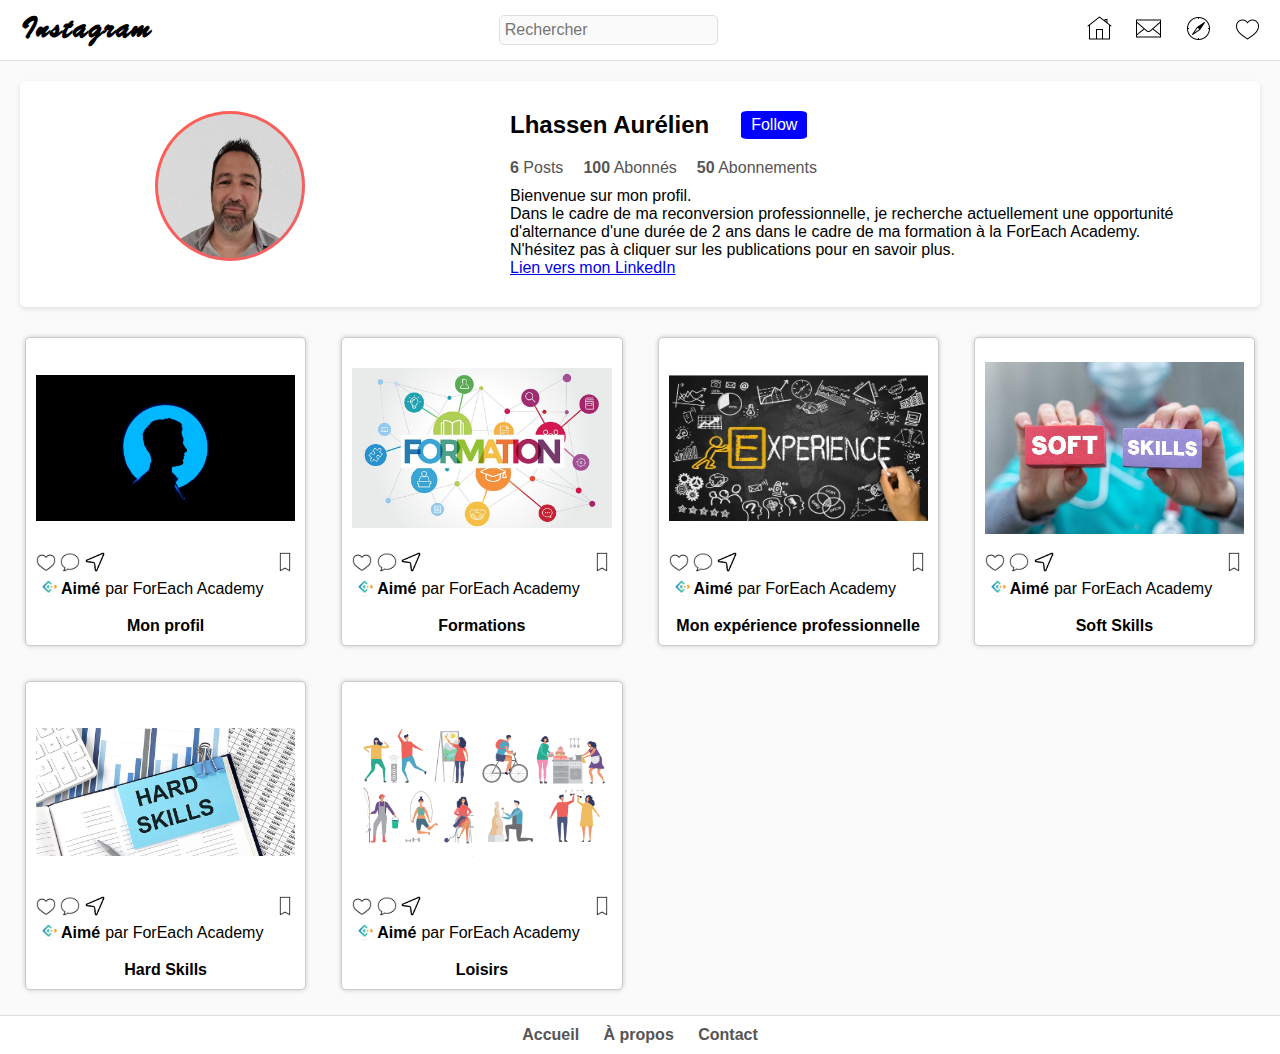
<file: index.html>
<!DOCTYPE html>
<html lang="fr">
  <head>
    <meta charset="UTF-8" />
    <meta name="viewport" content="width=device-width, initial-scale=1.0" />
    <title>Mon CV Instagram</title>
    <link rel="stylesheet" href="./styles/_global.css" />
  </head>
  <body>
    <header>
      <div class="instagram-header">
        <div>
          <h1>Instagram</h1>
        </div>
        <div class="search-bar">
          <input type="text" placeholder="Rechercher" />
        </div>
        <div class="icons">
          <img
            src="./assets/images/icons/icons8-accueil-50.png"
            alt="Accueil"
          />
          <img
            src="./assets/images/icons/icons8-message-50.png"
            alt="Messages"
          />
          <img
            src="./assets/images/icons/icons8-boussole-50.png"
            alt="Activité"
          />
          <img src="./assets/images/icons/icons8-aimer-50.png" alt="" />
        </div>
      </div>
      <div class="profile">
        <div class="profileLeft" id="image-container">
          <img
            id="image1"
            src="./assets/images/images/photoAurelienOk.png"
            alt="Photo de profil Aurélien Lhassen"
            width="150"
            height="150"
          />
          <img
            id="image2"
            src="./assets/images/images/profil.jpg"
            alt="Photo de profil Aurélien"
            width="150"
            height="150"
            class="hidden"
          />
        </div>
        <div class="profileRight">
          <div class="profileName">
            <h2>Lhassen Aurélien</h2>
            <p>Follow</p>
          </div>
          <div class="profileInfo">
            <ul>
              <li><strong>6</strong> Posts</li>
              <li><strong>100</strong> Abonnés</li>
              <li><strong>50</strong> Abonnements</li>
            </ul>
          </div>
          <div class="profileBienvenue">
            <p>
              Bienvenue sur mon profil. <br />
              Dans le cadre de ma reconversion professionnelle, je recherche
              actuellement une opportunité d'alternance d'une durée de 2 ans
              dans le cadre de ma formation à la ForEach Academy.<br />
              N'hésitez pas à cliquer sur les publications pour en savoir plus.
              <br />
              <a
                href="https://www.linkedin.com/in/lhassen-aurelien"
                target="_blank"
                >Lien vers mon LinkedIn</a
              >
            </p>
          </div>
        </div>
      </div>
    </header>
    <main class="post-container">
      <section class="posts">
        <div class="post">
          <div class="popup-content">
            <div class="imgPubli">
              <img src="./assets/images/images/profile.jpg" alt="Profil" />
            </div>
            <div class="iconsPost">
              <div class="iconsPostLeft">
                <img
                  src="./assets/images/icons/icons8-aimer-50.png"
                  alt="like"
                />
                <img
                  src="./assets/images/icons/icons8-message-publi.png"
                  alt="message"
                />
                <img
                  src="./assets/images/icons/icons8-partager-64.png"
                  alt="partager"
                />
              </div>
              <div class="iconPostRight">
                <img
                  src="./assets/images/icons/icons8-enregistrer-50.png"
                  alt="enregistrer"
                />
              </div>
            </div>
            <span class="spanLike"
              ><img
                src="./assets//images/images/ForEach.jpg"
                alt="Logo ForEach Academy"
              /><strong>Aimé</strong>par ForEach Academy</span
            >
            <div class="h3Post"><h3>Mon profil</h3></div>
            <div class="popup">
              <span class="spanProfil"
                ><img
                  class="imgProfil"
                  src="../assets/images/icons/icons8-téléphone-50.png"
                  alt="icons téléphone"
                />0680406169</span
              >
              <span class="spanProfil"
                ><img
                  class="imgProfil"
                  src="../assets/images/icons/icons8-courrier-50.png"
                  alt="icons adresse mail"
                />aurelien.lhassen@gmail.com</span
              >
              <span class="spanProfil"
                ><img
                  class="imgProfil"
                  src="../assets/images/icons/icons8-adresse-50.png"
                  alt="icons téléphone"
                />Corbehem</span
              >
            </div>
          </div>
        </div>

        <div class="post">
          <a href="./pages/formations.html" target="_blank">
            <div class="imgPubli">
              <img
                src="./assets/images/images/formations3.jpg"
                alt="Formations"
              />
            </div>
            <div class="iconsPost">
              <div class="iconsPostLeft">
                <img
                  src="./assets/images/icons/icons8-aimer-50.png"
                  alt="like"
                />
                <img
                  src="./assets/images/icons/icons8-message-publi.png"
                  alt="message"
                />
                <img
                  src="./assets/images/icons/icons8-partager-64.png"
                  alt="partager"
                />
              </div>
              <div class="iconPostRight">
                <img
                  src="./assets/images/icons/icons8-enregistrer-50.png"
                  alt="enregistrer"
                />
              </div>
            </div>
            <span class="spanLike"
              ><img
                src="./assets//images/images/ForEach.jpg"
                alt="Logo ForEach Academy"
              /><strong>Aimé</strong>par ForEach Academy</span
            >
            <div class="h3Post"><h3>Formations</h3></div>
          </a>
          <div class="popup">
            <div>
              <h3>ForEach Academy,</h3>
              <p>2022/2023</p>
              <p>formation pour le titre de développeur web et web mobile</p>
            </div>
            <div>
              <h3>Lycée Fénelon Cambrai</h3>
              <p>2022/2023</p>
              <p>formation pour le titre de développeur web et web mobile</p>
            </div>
            <div>
              <h3>Lycée Edmond Labbé</h3>
              <p>1995/1997</p>
              <p>BEP/CAP: Electrotechnique</p>
            </div>
            <div class="divLanguage">
              <p><strong>Francais:</strong>Langue maternel</p>
              <p><strong>Anglais:</strong> Scolaire</p>
            </div>
          </div>
        </div>
        <div class="post">
          <a href="./pages/experience.html" target="_blank">
            <div class="imgPubli">
              <img
                src="./assets/images/images/xp.jpg"
                alt="Expériences professionnelles"
              />
            </div>
            <div class="iconsPost">
              <div class="iconsPostLeft">
                <img
                  src="./assets/images/icons/icons8-aimer-50.png"
                  alt="like"
                />
                <img
                  src="./assets/images/icons/icons8-message-publi.png"
                  alt="message"
                />
                <img
                  src="./assets/images/icons/icons8-partager-64.png"
                  alt="partager"
                />
              </div>
              <div class="iconPostRight">
                <img
                  src="./assets/images/icons/icons8-enregistrer-50.png"
                  alt="enregistrer"
                />
              </div>
            </div>
            <span class="spanLike"
              ><img
                src="./assets//images/images/ForEach.jpg"
                alt="Logo ForEach Academy"
              /><strong>Aimé</strong>par ForEach Academy</span
            >
            <div class="h3Post"><h3>Mon expérience professionnelle</h3></div>
          </a>
          <div class="popup">
            <div>
              <h3>Grow your business, Arras</h3>
              <p>Février 2023 -Mai 2023</p>
              <p>
                Développement d’un site en wordpress dans le cadre d’un stage
                pour le titre de développeur web et web mobile.
              </p>
            </div>
            <div>
              <h3>Trigo Group, Cuincy-Saint-Nazaire</h3>
              <p>2004 - 2022</p>
              <p>
                Moniteur qualité dans l'automobile, gestion de mur qualité.
                Inspecteur qualité dans l'aéronautique et sous-marin(contrôle
                dimensionnel, fonctionnel, visuel et pneumatique).
              </p>
            </div>
            <div>
              <h3>121ème régiment du Train- Brigadier, Montlhéry</h3>
              <p>1998 -2003</p>
              <p>Militaire, conducteur PL et SPL</p>
            </div>
          </div>
        </div>

        <div class="post">
          <a href="./pages/softskills.html" target="_blank">
            <div class="imgPubli">
              <img
                src="./assets/images/images/soft-skills-2.jpg"
                alt="Soft skill"
              />
            </div>
            <div class="iconsPost">
              <div class="iconsPostLeft">
                <img
                  src="./assets/images/icons/icons8-aimer-50.png"
                  alt="like"
                />
                <img
                  src="./assets/images/icons/icons8-message-publi.png"
                  alt="message"
                />
                <img
                  src="./assets/images/icons/icons8-partager-64.png"
                  alt="partager"
                />
              </div>
              <div class="iconPostRight">
                <img
                  src="./assets/images/icons/icons8-enregistrer-50.png"
                  alt="enregistrer"
                />
              </div>
            </div>
            <span class="spanLike"
              ><img
                src="./assets//images/images/ForEach.jpg"
                alt="Logo ForEach Academy"
              /><strong>Aimé</strong>par ForEach Academy</span
            >
            <div class="h3Post"><h3>Soft Skills</h3></div>
          </a>
        </div>
        <div class="post">
          <a href="./pages/hardskills.html" target="_blank">
            <div class="imgPubli">
              <img
                src="./assets/images/images/Hard-Skills.jpg"
                alt="Hard Skill"
              />
            </div>
            <div class="iconsPost">
              <div class="iconsPostLeft">
                <img
                  src="./assets/images/icons/icons8-aimer-50.png"
                  alt="like"
                />
                <img
                  src="./assets/images/icons/icons8-message-publi.png"
                  alt="message"
                />
                <img
                  src="./assets/images/icons/icons8-partager-64.png"
                  alt="partager"
                />
              </div>
              <div class="iconPostRight">
                <img
                  src="./assets/images/icons/icons8-enregistrer-50.png"
                  alt="enregistrer"
                />
              </div>
            </div>
            <span class="spanLike"
              ><img
                src="./assets//images/images/ForEach.jpg"
                alt="Logo ForEach Academy"
              /><strong>Aimé</strong>par ForEach Academy</span
            >
            <div class="h3Post"><h3>Hard Skills</h3></div>
          </a>
        </div>
        <div class="post">
          <a href="./pages/loisirs.html" target="_blank">
            <div class="imgPubli">
              <img src="./assets/images/images/hobby.png" alt="Loisirs" />
            </div>
            <div class="iconsPost">
              <div class="iconsPostLeft">
                <img
                  src="./assets/images/icons/icons8-aimer-50.png"
                  alt="like"
                />
                <img
                  src="./assets/images/icons/icons8-message-publi.png"
                  alt="message"
                />
                <img
                  src="./assets/images/icons/icons8-partager-64.png"
                  alt="partager"
                />
              </div>
              <div class="iconPostRight">
                <img
                  src="./assets/images/icons/icons8-enregistrer-50.png"
                  alt="enregistrer"
                />
              </div>
            </div>
            <span class="spanLike"
              ><img
                src="./assets//images/images/ForEach.jpg"
                alt="Logo ForEach Academy"
              /><strong>Aimé</strong>par ForEach Academy</span
            >
            <div class="h3Post"><h3>Loisirs</h3></div>
          </a>
        </div>
      </section>
    </main>
    <footer>
      <nav>
        <ul>
          <li><a href="#">Accueil</a></li>
          <li><a href="#">À propos</a></li>
          <li><a href="#">Contact</a></li>
        </ul>
      </nav>
    </footer>
    <script src="./javascript.js"></script>
  </body>
</html>
</file>
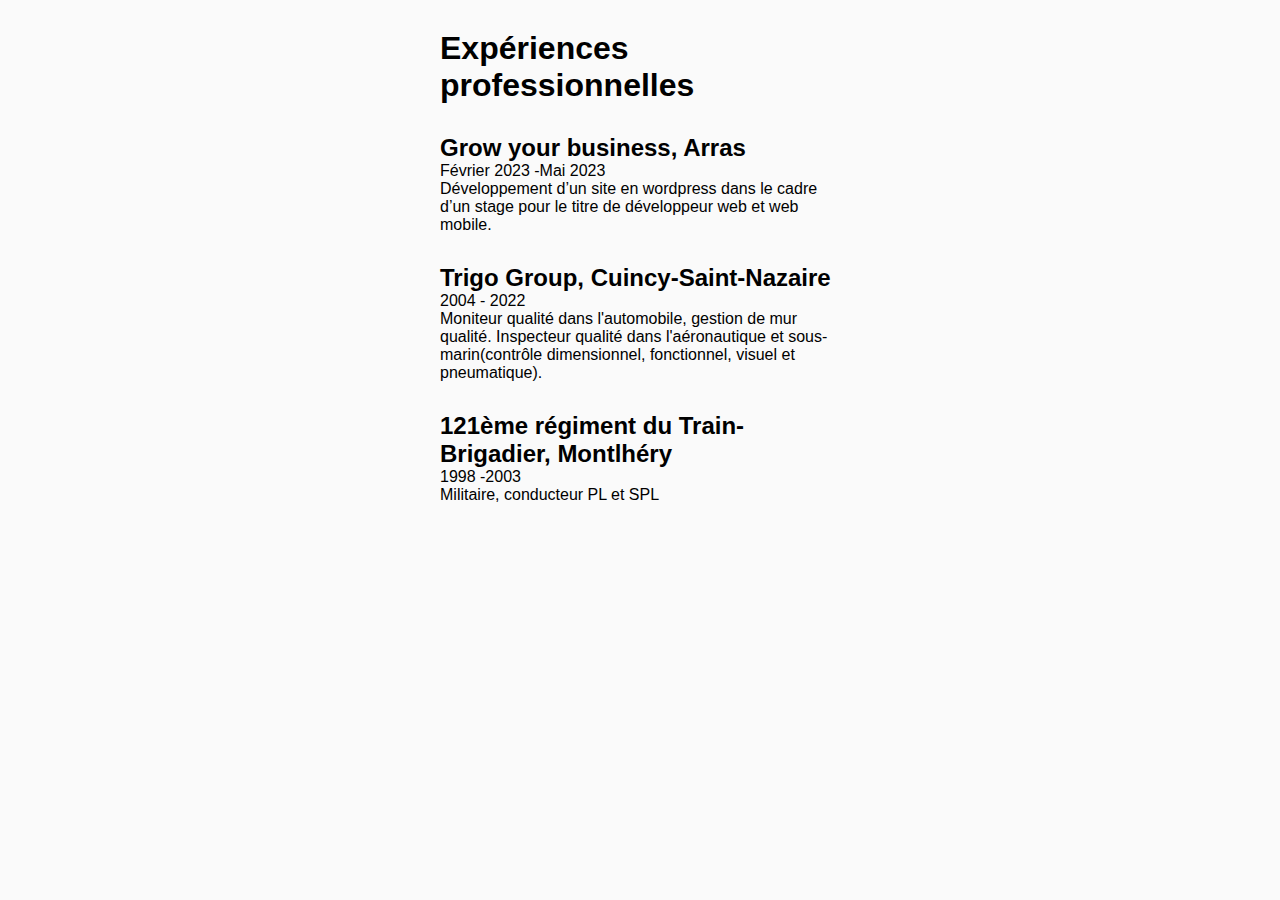
<file: pages/experience.html>
<!DOCTYPE html>
<html lang="fr">
  <head>
    <meta charset="UTF-8" />
    <meta name="viewport" content="width=device-width, initial-scale=1.0" />
    <title>Expériences professionnelles</title>
    <link rel="stylesheet" href="../styles/_global.css" />
  </head>
  <body>
    <div class="divXp">
      <h1>Expériences professionnelles</h1>
      <div>
        <h2>Grow your business, Arras</h2>
        <p>Février 2023 -Mai 2023</p>
        <p>
          Développement d’un site en wordpress dans le cadre d’un stage pour le
          titre de développeur web et web mobile.
        </p>
      </div>
      <div>
        <h2>Trigo Group, Cuincy-Saint-Nazaire</h2>
        <p>2004 - 2022</p>
        <p>
          Moniteur qualité dans l'automobile, gestion de mur qualité. Inspecteur
          qualité dans l'aéronautique et sous-marin(contrôle dimensionnel,
          fonctionnel, visuel et pneumatique).
        </p>
      </div>
      <div>
        <h2>121ème régiment du Train- Brigadier, Montlhéry</h2>
        <p>1998 -2003</p>
        <p>Militaire, conducteur PL et SPL</p>
      </div>
    </div>
  </body>
</html>
</file>
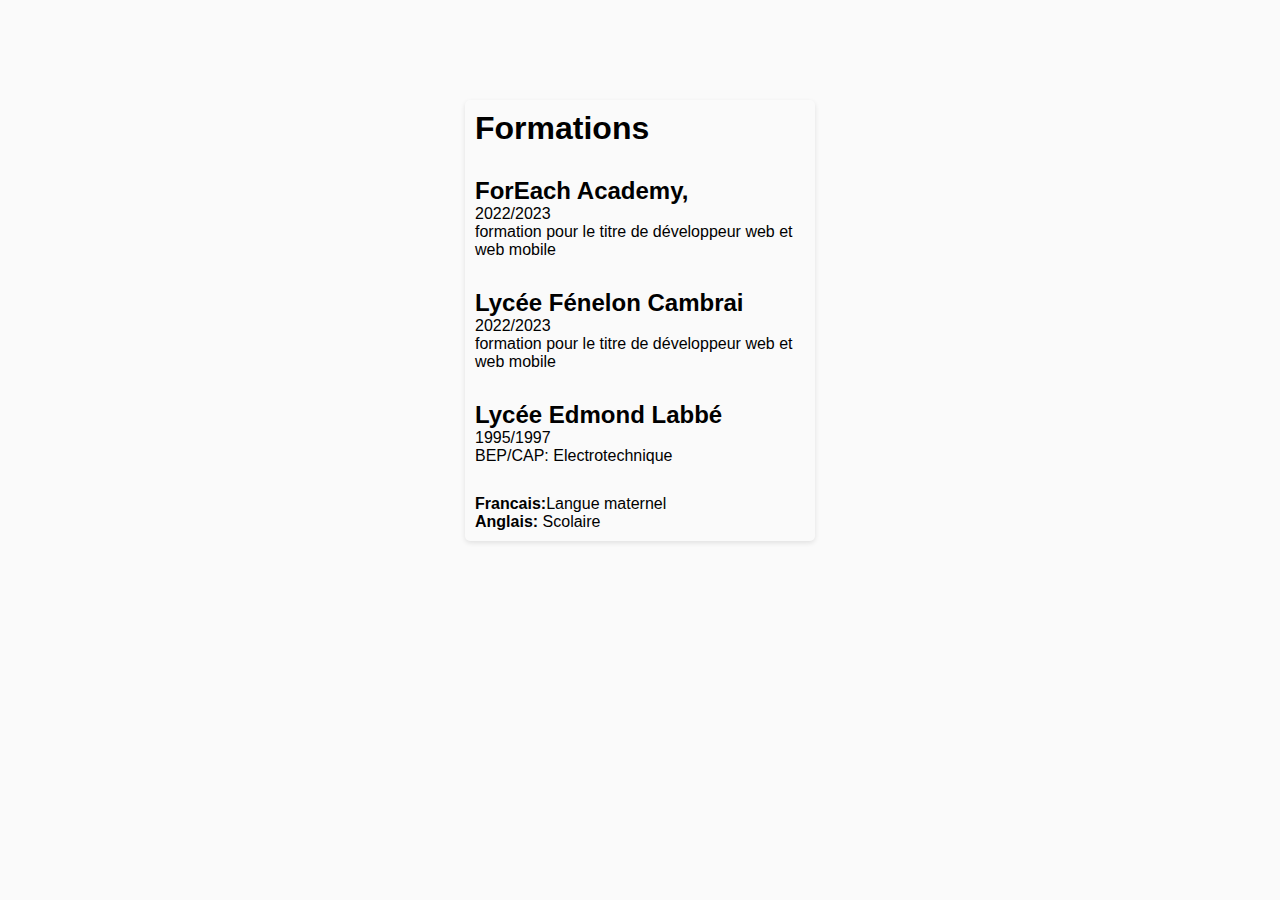
<file: pages/formations.html>
<!DOCTYPE html>
<html lang="fr">
  <head>
    <meta charset="UTF-8" />
    <meta name="viewport" content="width=device-width, initial-scale=1.0" />
    <title>Formations</title>
    <link rel="stylesheet" href="../styles/_global.css" />
  </head>
  <body>
    <div class="divFormations">
      <h1>Formations</h1>
      <div>
        <h2>ForEach Academy,</h2>
        <p>2022/2023</p>
        <p>formation pour le titre de développeur web et web mobile</p>
      </div>
      <div>
        <h2>Lycée Fénelon Cambrai</h2>
        <p>2022/2023</p>
        <p>formation pour le titre de développeur web et web mobile</p>
      </div>
      <div>
        <h2>Lycée Edmond Labbé</h2>
        <p>1995/1997</p>
        <p>BEP/CAP: Electrotechnique</p>
      </div>
      <div class="divLanguage">
        <p><strong>Francais:</strong>Langue maternel</p>
        <p><strong>Anglais:</strong> Scolaire</p>
      </div>
    </div>
  </body>
</html>
</file>
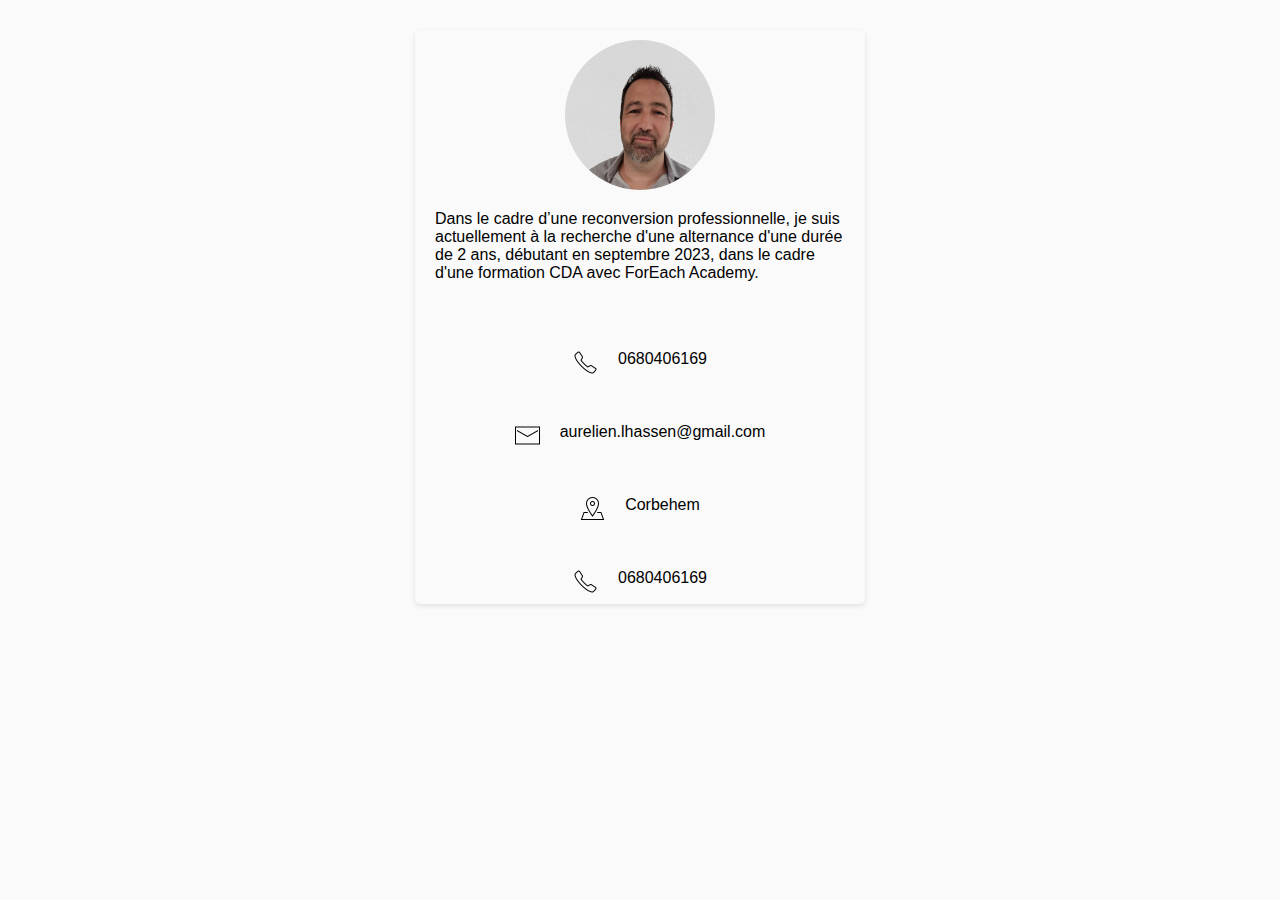
<file: pages/profil.html>
<!DOCTYPE html>
<html lang="fr">
  <head>
    <meta charset="UTF-8" />
    <meta name="viewport" content="width=device-width, initial-scale=1.0" />
    <title>Profil</title>
    <link rel="stylesheet" href="../styles/_global.css" />
  </head>
  <body>
    <header class="headerProfil">
      <div class="headerImgProfil">
        <img
          src="../assets/images/images/photoAurelienOk.png"
          alt="Photo profil Aurélien"
          width="150"
          height="150"
        />
      </div>
      <div class="paragraphApropos">
        <p>
          Dans le cadre d’une reconversion professionnelle, je suis actuellement
          à la recherche d'une alternance d'une durée de 2 ans, débutant en
          septembre 2023, dans le cadre d'une formation CDA avec ForEach
          Academy.
        </p>
      </div>
      <section class="sectionProfil">
        <span class="spanProfil"
          ><img
            class="imgProfil"
            src="../assets/images/icons/icons8-téléphone-50.png"
            alt="icons téléphone"
          />0680406169</span
        >
        <span class="spanProfil"
          ><img
            class="imgProfil"
            src="../assets/images/icons/icons8-courrier-50.png"
            alt="icons adresse mail"
          />aurelien.lhassen@gmail.com</span
        >
        <span class="spanProfil"
          ><img
            class="imgProfil"
            src="../assets/images/icons/icons8-adresse-50.png"
            alt="icons téléphone"
          />Corbehem</span
        >
        <span class="spanProfil"
          ><img
            class="imgProfil"
            src="../assets/images/icons/icons8-téléphone-50.png"
            alt="icons téléphone"
          />0680406169</span
        >
      </section>
    </header>
  </body>
</html>
</file>
<file: styles/_global.css>
@import url('../styles/index.css');
@import url('../styles/profil.css');
@import url('../styles/formations.css');
@import url('../styles/experiences.css');




/* Réinitialisation des styles par défaut */
* {
    margin: 0;
    padding: 0;
    box-sizing: border-box;
  }
  
body {
    font-family: Arial, sans-serif;
    background-color: #fafafa;
  }

@font-face {
    font-family: 'FontInsta';
    src: url(../assets/font/BrushScriptOpti-Regular.otf);
    font-weight: normal;
    font-style: normal;
  }
</file>
